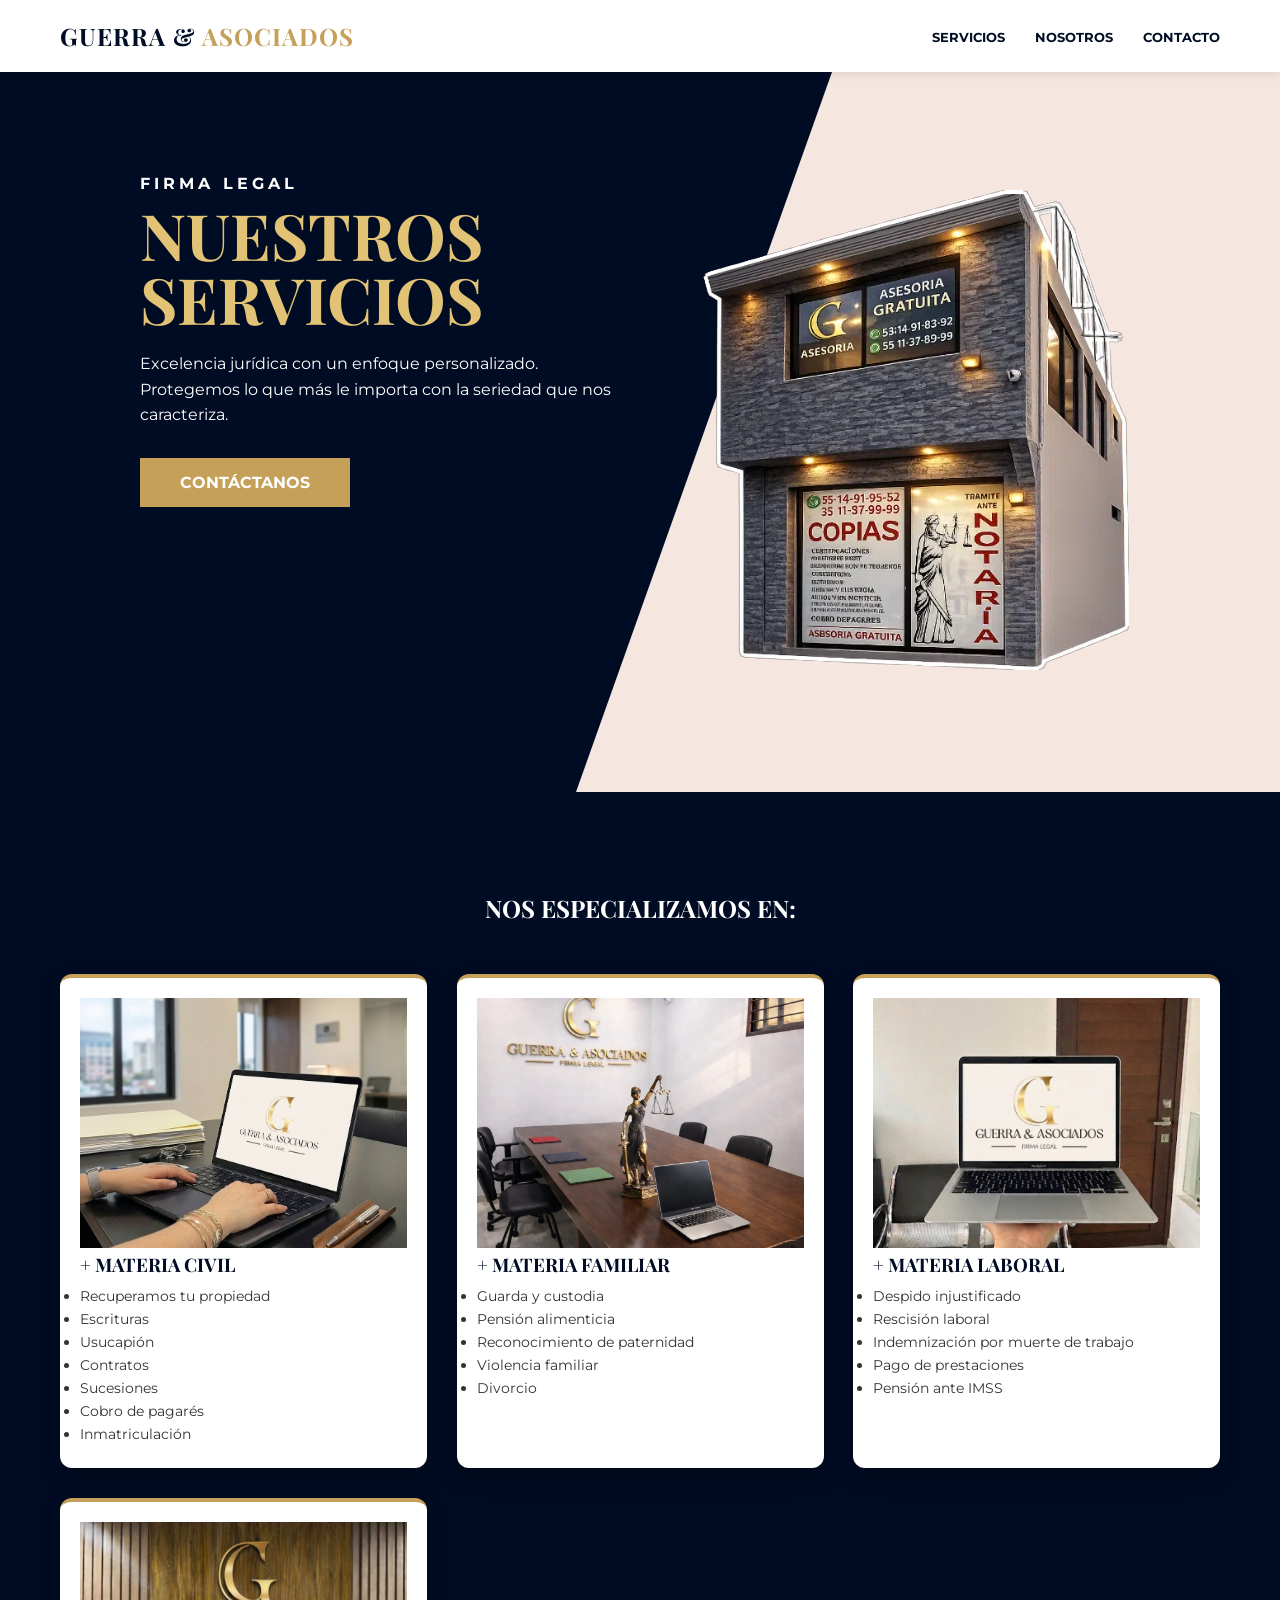
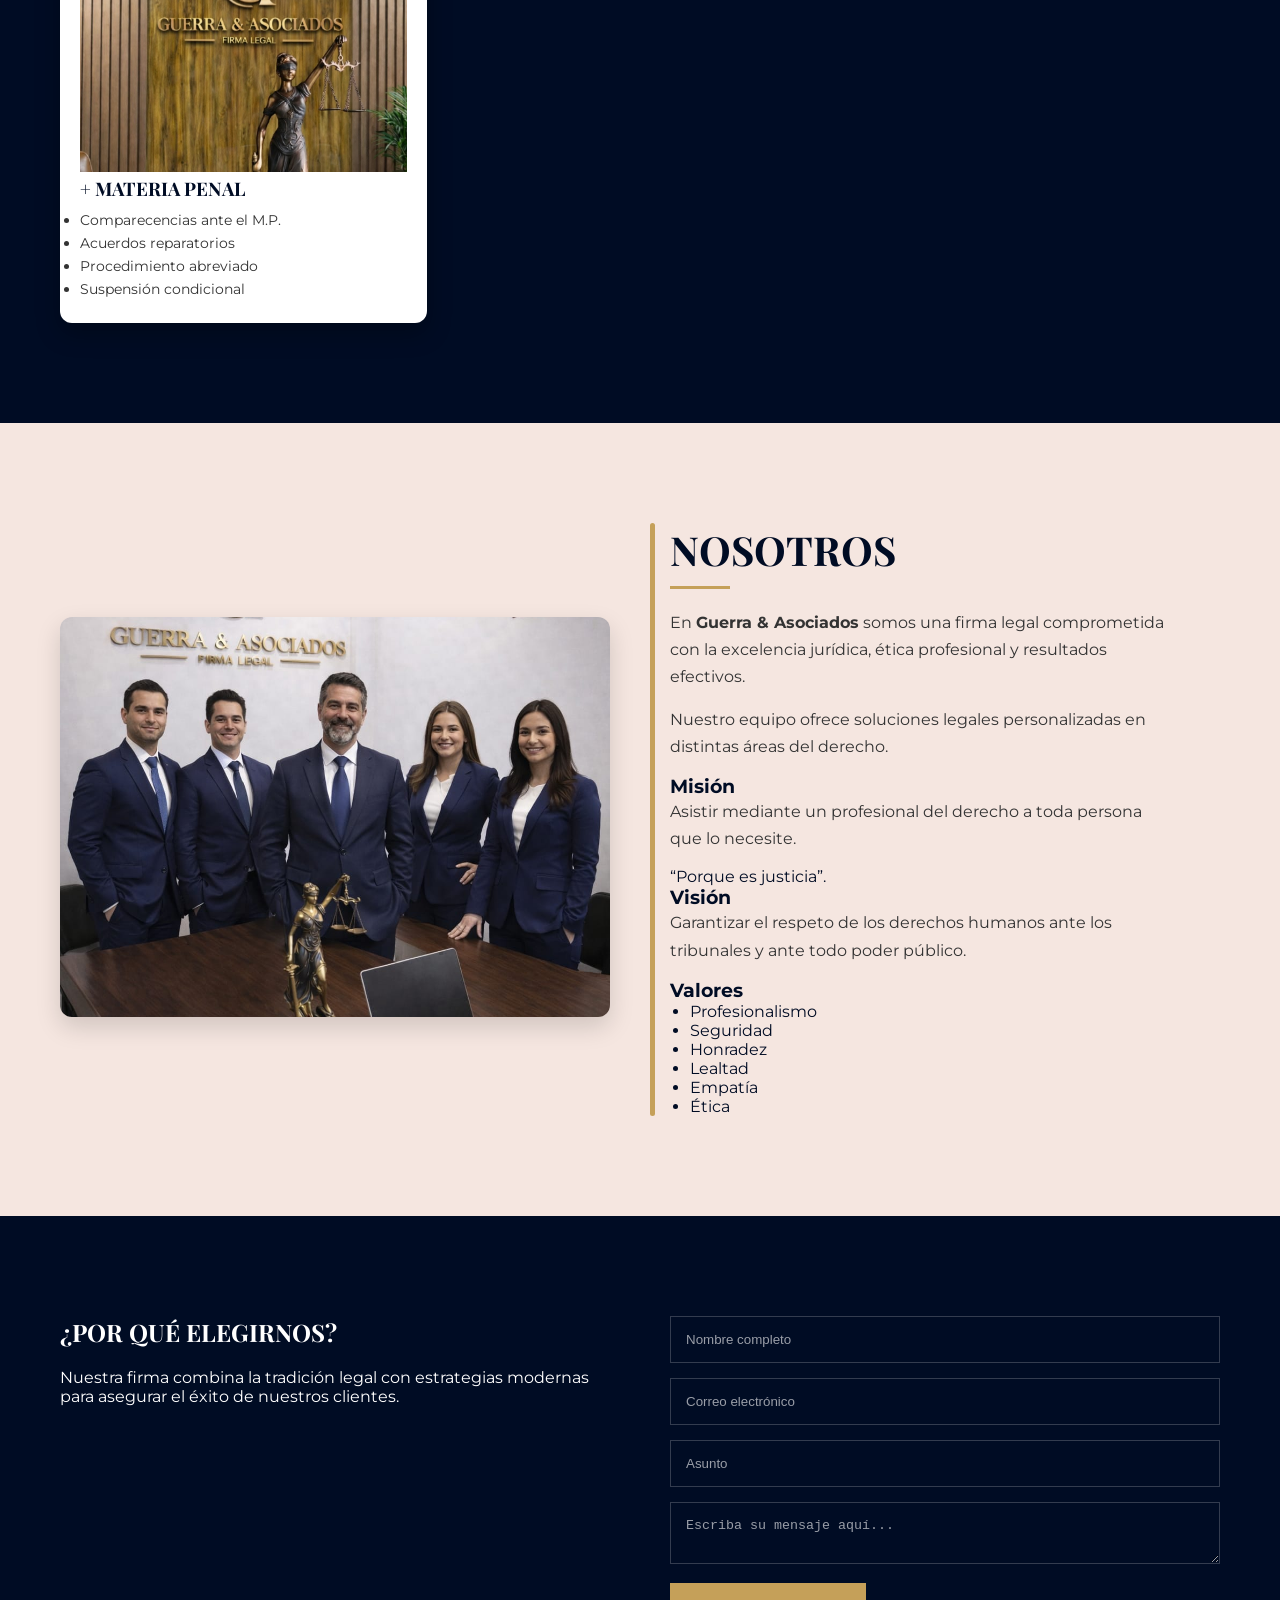
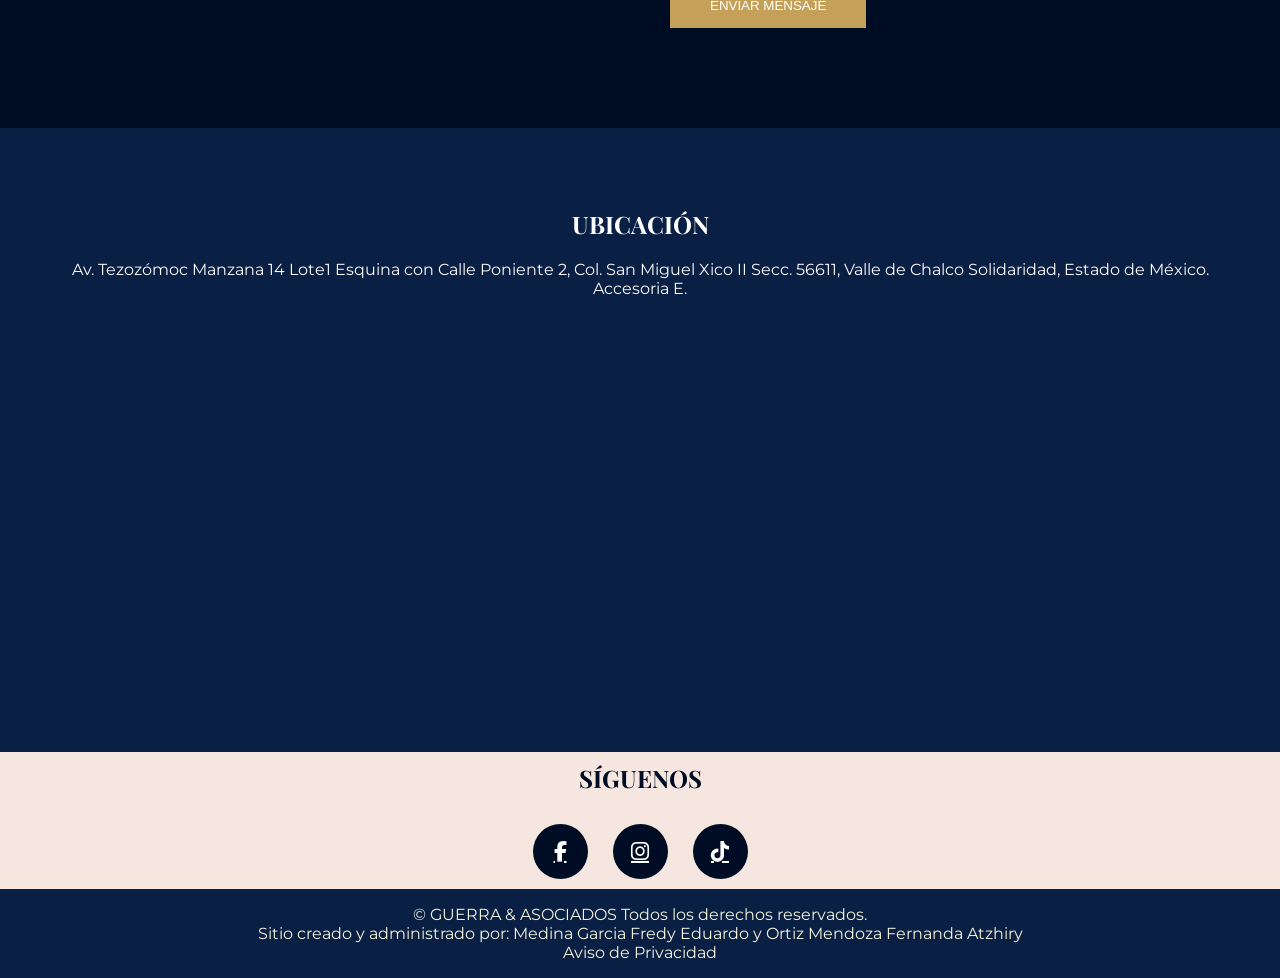
<file: index.html>
<!DOCTYPE html>
<html lang="es">
<head>
    <meta charset="UTF-8">
    <meta name="viewport" content="width=device-width, initial-scale=1.0">
    <title>Guerra & Asociados - Firma Legal</title>


    <link href="https://fonts.googleapis.com/css2?family=Playfair+Display:wght@700&family=Montserrat:wght@300;400;700&display=swap" rel="stylesheet">

    <link href="https://unpkg.com/aos@2.3.1/dist/aos.css" rel="stylesheet">

    <link rel="stylesheet" href="https://cdnjs.cloudflare.com/ajax/libs/font-awesome/6.4.0/css/all.min.css">

    <link rel="stylesheet" href="style.css">
</head>
</head>

<body>

<header>
    <nav class="container">
        <div class="logo">GUERRA & <span>ASOCIADOS</span></div>
        <ul>
            <li><a href="#servicios">Servicios</a></li>
            <li><a href="#nosotros">Nosotros</a></li>
            <li><a href="#contacto">Contacto</a></li>
        </ul>
    </nav>
</header>

<section class="hero">
    <div class="hero-split"></div>
    <div class="container hero-grid">
        <div class="hero-text" data-aos="fade-right">
            <span class="subtitle">FIRMA LEGAL</span>
            <h1>NUESTROS <br> SERVICIOS</h1>
            <p>Excelencia jurídica con un enfoque personalizado. Protegemos lo que más le importa con la seriedad que nos caracteriza.</p>
            <a href="#contacto" class="btn-gold">CONTÁCTANOS</a>
        </div>

        <div class="hero-img" data-aos="fade-left">
            <img src="IMAGEN/PORTADA.webp" alt="Abogados de Guerra y Asociados">
        </div>
    </div>
</section>

<section id="servicios" class="services">
    <div class="container">
        <h2 class="section-title" data-aos="zoom-in">NOS ESPECIALIZAMOS EN:</h2>

        <div class="services-grid">

            <div class="card" data-aos="flip-left">
                
                <div class="card-content">
                    <img src="IMAGEN/CIVIL.png" alt="Materia Civil">
                    <h3>+ MATERIA CIVIL</h3>
                    <ul>
                        <li>Recuperamos tu propiedad</li>
                        <li>Escrituras</li>
                        <li>Usucapión</li>
                        <li>Contratos</li>
                        <li>Sucesiones</li>
                        <li>Cobro de pagarés</li>
                        <li>Inmatriculación</li>
                    </ul>
                </div>
            </div>

            <div class="card" data-aos="flip-left" data-aos-delay="100">
              
                <div class="card-content">
                    <img src="IMAGEN/FAMILIAR.jpg" alt="Materia Familiar">
                    <h3>+ MATERIA FAMILIAR</h3>
                    <ul>
                        <li>Guarda y custodia</li>
                        <li>Pensión alimenticia</li>
                        <li>Reconocimiento de paternidad</li>
                        <li>Violencia familiar</li>
                        <li>Divorcio</li>
                    </ul>
                </div>
            </div>

            <div class="card" data-aos="flip-left" data-aos-delay="200">
               
                <div class="card-content">
                    <img src="IMAGEN/LABORAL.png" alt="Materia Laboral">
                    <h3>+ MATERIA LABORAL</h3>
                    <ul>
                        <li>Despido injustificado</li>
                        <li>Rescisión laboral</li>
                        <li>Indemnización por muerte de trabajo</li>
                        <li>Pago de prestaciones</li>
                        <li>Pensión ante IMSS</li>
                    </ul>
                </div>
            </div>

            <div class="card" data-aos="flip-left" data-aos-delay="300">
              
                <div class="card-content">
                    <img src="IMAGEN/PENAL.png" alt="Materia Penal">
                    <h3>+ MATERIA PENAL</h3>
                    <ul>
                        <li>Comparecencias ante el M.P.</li>
                        <li>Acuerdos reparatorios</li>
                        <li>Procedimiento abreviado</li>
                        <li>Suspensión condicional</li>
                    </ul>
                </div>
            </div>

        </div>
    </div>
</section>


  
 <section id="nosotros" class="about">
    <div class="container about-grid">

        <div class="about-img" data-aos="fade-right">
            <img src="IMAGEN/NOSOTROS.jpg" alt="Equipo legal">
        </div>

        <div class="about-text" data-aos="fade-left">
            <h2>NOSOTROS</h2>

            <p>
                En <strong>Guerra & Asociados</strong> somos una firma legal comprometida con la excelencia jurídica, ética profesional y resultados efectivos.
            </p>

            <p>
                Nuestro equipo ofrece soluciones legales personalizadas en distintas áreas del derecho.
            </p>

            <div class="mvv">

                <div class="mvv-box">
                    <h3>Misión</h3>
                    <p>
                        Asistir mediante un profesional del derecho a toda persona que lo necesite.
                    </p>
                    <span>“Porque es justicia”.</span>
                </div>

                <div class="mvv-box">
                    <h3>Visión</h3>
                    <p>
                        Garantizar el respeto de los derechos humanos ante los tribunales y ante todo poder público.
                    </p>
                </div>

                <div class="mvv-box">
                    <h3>Valores</h3>
                    <ul>
                        <li>              Profesionalismo</li>
                        <li>              Seguridad</li>
                        <li>              Honradez</li>
                        <li>              Lealtad</li>
                        <li>              Empatía</li>
                        <li>              Ética</li>
                    </ul>
                </div>

            </div>
        </div>

    </div>
</section>







<section id="contacto" class="contact">
    <div class="container contact-grid">

        <div class="contact-info" data-aos="fade-up">
            <h2>¿POR QUÉ ELEGIRNOS?</h2>
            <p>Nuestra firma combina la tradición legal con estrategias modernas para asegurar el éxito de nuestros clientes.</p>
        </div>

        <form 
            class="contact-form" 
            action="https://formspree.io/f/xkokrved" 
            method="POST"
            data-aos="fade-up" 
            data-aos-delay="200"
        >
            <input type="text" name="nombre" placeholder="Nombre completo" required>
            <input type="email" name="email" placeholder="Correo electrónico" required>
            <input type="text" name="asunto" placeholder="Asunto">
            <textarea name="mensaje" placeholder="Escriba su mensaje aquí..." required></textarea>

            <input type="hidden" name="_captcha" value="false">

            <button type="submit">ENVIAR MENSAJE</button>
        </form>

    </div>
</section>





<section class="mapa">
    <div class="container">
        <h2>UBICACIÓN</h2>

        <p>
           Av. Tezozómoc Manzana 14 Lote1 Esquina con Calle Poniente 2,
            Col. San Miguel Xico II Secc. 56611, Valle de Chalco Solidaridad,
             Estado de México. Accesoria E.
        </p>

       <iframe 
    src="https://www.google.com/maps?q=Av.+Tezozomoc+14+Valle+de+Chalco&output=embed"
    width="100%" 
    height="350" 
    style="border:0; border-radius:10px;" 
    allowfullscreen="" 
    loading="lazy">
</iframe>
    </div>
</section>
<section class="social">
    <div class="container social-container">
        <h2>SÍGUENOS</h2>

        <div class="social-icons">

            <a href="https://www.facebook.com/share/1DMgaUQHkX/" target="_blank">
                <i class="fab fa-facebook-f"></i>
            </a>

            <a href="https://www.instagram.com/guerrayasociados7?igsh=MWtjMTZrdTF0Zno5eg==" target="_blank">
                <i class="fab fa-instagram"></i>
            </a>

            <a href="https://www.tiktok.com/@guerra.asociados?_r=1&_t=ZS-95cjEEElSnR" target="_blank">
                <i class="fab fa-tiktok"></i>
            </a>



        </div>
    </div>
</section>




<footer>
    <p>&copy; GUERRA & ASOCIADOS Todos los derechos reservados.<br>
    Sitio creado y administrado por: Medina Garcia Fredy Eduardo y Ortiz Mendoza Fernanda Atzhiry</p>
    <a href="aviso.html">Aviso de Privacidad</a>
</footer>


<script src="https://unpkg.com/aos@2.3.1/dist/aos.js"></script>
<script>
    AOS.init({
        duration: 1000,
        once: true
    });
</script>

</body>
</html>
</file>
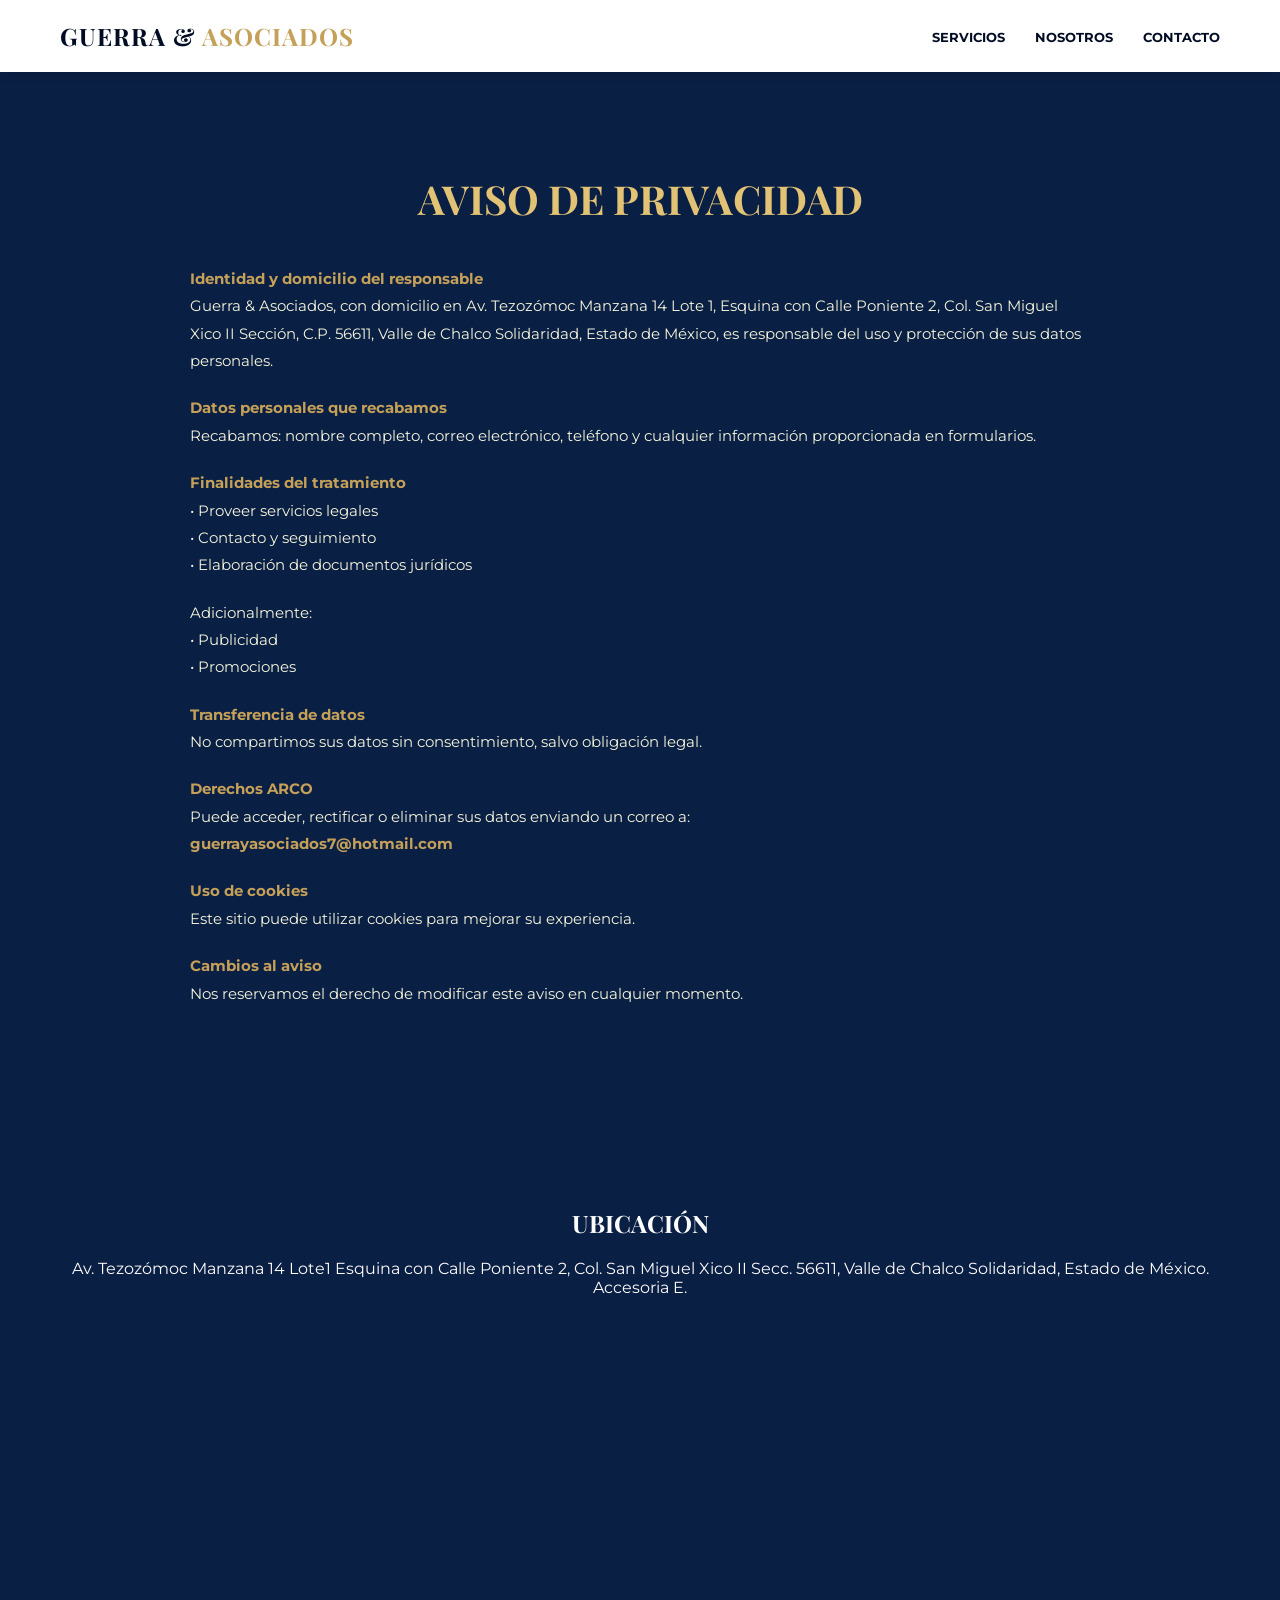
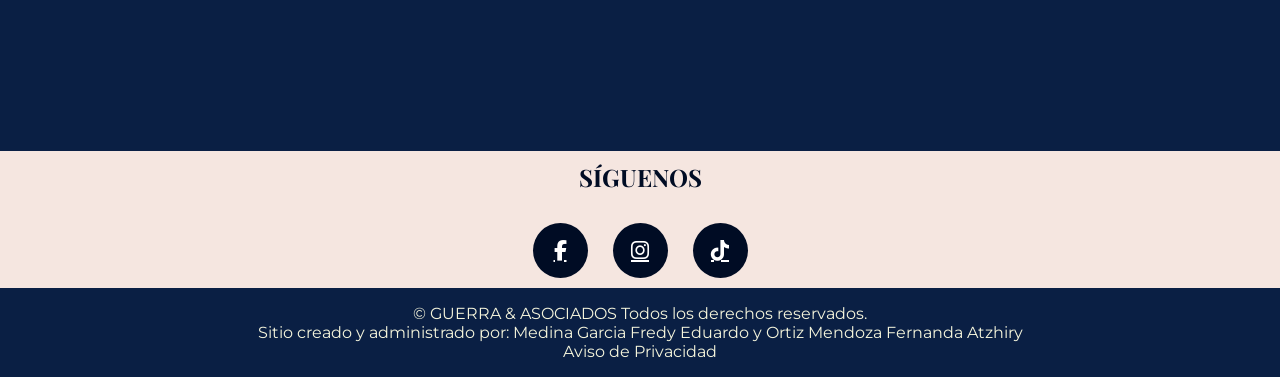
<file: aviso.html>
<!DOCTYPE html>
<html lang="es">
<head>
    <meta charset="UTF-8">
    <meta name="viewport" content="width=device-width, initial-scale=1.0">
    <title>AVISO Y PRIVACIDAD</title>


    <link href="https://fonts.googleapis.com/css2?family=Playfair+Display:wght@700&family=Montserrat:wght@300;400;700&display=swap" rel="stylesheet">

    <link href="https://unpkg.com/aos@2.3.1/dist/aos.css" rel="stylesheet">

    <link rel="stylesheet" href="https://cdnjs.cloudflare.com/ajax/libs/font-awesome/6.4.0/css/all.min.css">

    <link rel="stylesheet" href="style.css">
</head>
</head>
<body>

<header>
    <nav class="container">
        <div class="logo">GUERRA & <span>ASOCIADOS</span></div>
        <ul>
            <li><a href="index.html#servicios">Servicios</a></li>
<li><a href="index.html#nosotros">Nosotros</a></li>
<li><a href="index.html#contacto">Contacto</a></li>
        </ul>
    </nav>
</header>

<section class="aviso">
    <div class="container">

        <h2>AVISO DE PRIVACIDAD</h2>

        <p><strong>Identidad y domicilio del responsable</strong><br>
        Guerra & Asociados, con domicilio en Av. Tezozómoc Manzana 14 Lote 1, 
        Esquina con Calle Poniente 2, Col. San Miguel Xico II Sección, 
        C.P. 56611, Valle de Chalco Solidaridad, Estado de México, 
        es responsable del uso y protección de sus datos personales.</p>

        <p><strong>Datos personales que recabamos</strong><br>
        Recabamos: nombre completo, correo electrónico, teléfono 
        y cualquier información proporcionada en formularios.</p>

        <p><strong>Finalidades del tratamiento</strong><br>
        • Proveer servicios legales<br>
        • Contacto y seguimiento<br>
        • Elaboración de documentos jurídicos</p>

        <p>Adicionalmente:<br>
        • Publicidad<br>
        • Promociones</p>

        <p><strong>Transferencia de datos</strong><br>
        No compartimos sus datos sin consentimiento, salvo obligación legal.</p>

        <p><strong>Derechos ARCO</strong><br>
        Puede acceder, rectificar o eliminar sus datos enviando un correo a:<br>
        <strong>guerrayasociados7@hotmail.com</strong></p>

        <p><strong>Uso de cookies</strong><br>
        Este sitio puede utilizar cookies para mejorar su experiencia.</p>

        <p><strong>Cambios al aviso</strong><br>
        Nos reservamos el derecho de modificar este aviso en cualquier momento.</p>

    </div>
</section>


<section class="mapa">
    <div class="container">
        <h2>UBICACIÓN</h2>

        <p>
           Av. Tezozómoc Manzana 14 Lote1 Esquina con Calle Poniente 2,
            Col. San Miguel Xico II Secc. 56611, Valle de Chalco Solidaridad,
             Estado de México. Accesoria E.
        </p>

       <iframe 
    src="https://www.google.com/maps?q=Av.+Tezozomoc+14+Valle+de+Chalco&output=embed"
    width="100%" 
    height="350" 
    style="border:0; border-radius:10px;" 
    allowfullscreen="" 
    loading="lazy">
</iframe>
    </div>
</section>
<section class="social">
    <div class="container social-container">
        <h2>SÍGUENOS</h2>

        <div class="social-icons">

            <a href="https://www.facebook.com/share/1DMgaUQHkX/" target="_blank">
                <i class="fab fa-facebook-f"></i>
            </a>

            <a href="https://www.instagram.com/guerrayasociados7?igsh=MWtjMTZrdTF0Zno5eg==" target="_blank">
                <i class="fab fa-instagram"></i>
            </a>

            <a href="https://www.tiktok.com/@guerra.asociados?_r=1&_t=ZS-95cjEEElSnR" target="_blank">
                <i class="fab fa-tiktok"></i>
            </a>



        </div>
    </div>
</section>




<footer>
    <p>&copy; GUERRA & ASOCIADOS Todos los derechos reservados.<br>
    Sitio creado y administrado por: Medina Garcia Fredy Eduardo y Ortiz Mendoza Fernanda Atzhiry</p>
    <a href="aviso.html">Aviso de Privacidad</a>
</footer>


<script src="https://unpkg.com/aos@2.3.1/dist/aos.js"></script>
<script>
    AOS.init({
        duration: 1000,
        once: true
    });
</script>

</body>
</html>
</file>
<file: style.css>
:root {
    --azul-navy: #000c24;
    --beige: #f5e6e0;
    --dorado: #c5a059;
    --dorado-brillante: #e2c275;
    --blanco: #ffffff;
}

* {
    margin: 0;
    padding: 0;
    box-sizing: border-box;
}

body {
    font-family: 'Montserrat', sans-serif;
    background-color: var(--blanco);
    color: var(--azul-navy);
    overflow-x: hidden;
}

.container {
    max-width: 1200px;
    margin: 0 auto;
    padding: 0 20px;
}


header {
    background: var(--blanco);
    padding: 20px 0;
    position: sticky;
    top: 0;
    z-index: 1000;
    box-shadow: 0 2px 10px rgba(0, 0, 0, 0.1);
}

.nav-flex, nav {
    display: flex;
    justify-content: space-between;
    align-items: center;
}

.logo {
    font-family: 'Playfair Display', serif;
    font-size: 1.5rem;
    font-weight: 700;
    color: var(--azul-navy);
    letter-spacing: 1px;
}

.logo span {
    color: var(--dorado);
}

nav ul {
    display: flex;
    list-style: none;
}

nav ul li {
    margin-left: 30px;
}

nav ul li a {
    text-decoration: none;
    color: var(--azul-navy);
    font-weight: 700;
    font-size: 0.8rem;
    text-transform: uppercase;
}


.hero {
    position: relative;
    min-height: 80vh;
    display: flex;
    align-items: center;
    background-color: var(--beige);
    overflow: hidden;
}

.hero-split {
    position: absolute;
    top: 0;
    left: 0;
    width: 100%;
    height: 100%;
    background: var(--azul-navy);
    clip-path: polygon(0 0, 65% 0, 45% 100%, 0% 100%);
    z-index: 1;
}

.hero-grid {
    display: grid;
    grid-template-columns: 1fr 1fr;
    gap: 40px;
    position: relative;
    z-index: 2;
}

.hero-text {
    color: var(--azul-navy);
    padding-left: 80px;
}

.hero-text h1 {
    font-family: 'Playfair Display', serif;
    font-size: 4rem;
    line-height: 1;
    margin-bottom: 20px;
    color: var(--dorado-brillante);
}

.hero-text p {
    color: var(--blanco);
    font-size: 1rem;
    line-height: 1.6;
    max-width: 500px;
}

.subtitle {
    color: var(--blanco);
    font-weight: 700;
    letter-spacing: 4px;
    display: block;
    margin-bottom: 10px;
}

.btn-gold {
    display: inline-block;
    padding: 15px 40px;
    background: var(--dorado);
    color: white;
    text-decoration: none;
    font-weight: 700;
    margin-top: 30px;
    transition: 0.3s;
}

.btn-gold:hover {
    background: var(--dorado-brillante);
}


.services {
    padding: 100px 0;
    background: var(--azul-navy);
}

.section-title {
    text-align: center;
    font-family: 'Playfair Display', serif;
    margin-bottom: 50px;
    color: var(--blanco);
}

.services-grid {
    display: grid;
    grid-template-columns: repeat(auto-fit, minmax(300px, 1fr));
    gap: 30px;
}

.card {
    background: var(--blanco);
    border-radius: 12px;
    overflow: hidden;
    border-top: 4px solid var(--dorado);
    box-shadow: 0 10px 25px rgba(0,0,0,0.3);
    transition: 0.3s;
}

.card:hover {
    transform: translateY(-10px);
    box-shadow: 0 20px 40px rgba(0,0,0,0.5);
}

.card img {
    width: 100%;
    height: 250px;
    object-fit: cover;
}

.card-content {
    padding: 20px;
}

.card-content h3 {
    font-family: 'Playfair Display', serif;
    color: var(--azul-navy);
    margin-bottom: 10px;
}

.card-content li {
    color: #333;
    font-size: 0.9rem;
    margin-bottom: 5px;
}


.contact {
    background: var(--azul-navy);
    color: var(--blanco);
    padding: 100px 0;
}

.contact-grid {
    display: grid;
    grid-template-columns: 1fr 1fr;
    gap: 60px;
}

.contact-info h2 {
    font-family: 'Playfair Display', serif;
    margin-bottom: 20px;
}

.contact-form input,
.contact-form textarea {
    width: 100%;
    padding: 15px;
    margin-bottom: 15px;
    background: transparent;
    border: 1px solid rgba(255,255,255,0.2);
    color: white;
}

.contact-form input::placeholder,
.contact-form textarea::placeholder {
    color: rgba(255,255,255,0.6);
}

.contact-form button {
    padding: 15px 40px;
    background: var(--dorado);
    border: none;
    color: white;
    cursor: pointer;
}

.contact-form button:hover {
    background: var(--blanco);
    color: var(--azul-navy);
}


.about {
    padding: 100px 0;
    background: var(--beige);
}

.about-grid {
    display: grid;
    grid-template-columns: 1fr 1fr;
    gap: 60px;
    align-items: center;
}

.about-img img {
    width: 100%;
    height: 400px;
    object-fit: cover;
    border-radius: 12px;
    box-shadow: 0 10px 25px rgba(0,0,0,0.15);
}

.about-text h2 {
    font-family: 'Playfair Display', serif;
    font-size: 2.5rem;
    color: var(--azul-navy);
    margin-bottom: 20px;
    position: relative;
}

.about-text h2::after {
    content: "";
    width: 60px;
    height: 3px;
    background: var(--dorado);
    display: block;
    margin-top: 10px;
}

.about-text p {
    font-size: 1rem;
    line-height: 1.7;
    color: #333;
    margin-bottom: 15px;
    max-width: 500px;
}

.about-text {
    position: relative;
}

.about-text::before {
    content: "";
    position: absolute;
    left: -20px;
    top: 0;
    width: 5px;
    height: 100%;
    background: var(--dorado);
    border-radius: 5px;
}


footer {
    background: #0a1f44;
    color: #f5f5dc;
    text-align: center;
    padding: 1rem;
}


@media (max-width: 768px) {

    .hero-grid,
    .contact-grid,
    .about-grid {
        grid-template-columns: 1fr;
    }

    .hero-split {
        clip-path: none;
        height: 40%;
    }

    .hero-text {
        padding-left: 20px;
    }

    .hero-text h1 {
        font-size: 2.5rem;
    }

    .about-img img {
        height: 300px;
    }

    .about-text::before {
        display: none;
    }
}







.social {
    background: var(--beige);
    padding: 10px 0;
    text-align: center;
}

.social h2 {
    font-family: 'Playfair Display', serif;
    color: var(--azul-navy);
    margin-bottom: 30px;
}

.social-icons {
    display: flex;
    justify-content: center;
    gap: 25px;
}

.social-icons a {
    width: 55px;
    height: 55px;
    background: var(--azul-navy);
    color: var(--blanco);
    display: flex;
    align-items: center;
    justify-content: center;
    border-radius: 50%;
    font-size: 1.3rem;
    transition: 0.3s;
}

.social-icons a:hover {
    background: var(--dorado);
    transform: scale(1.1);
}


.mapa {
    padding: 80px 0;
    background-color: #0a1f44;
}

.mapa h2 {
    text-align: center;
    font-family: 'Playfair Display', serif;
    margin-bottom: 20px;
    color: #ffffff;
}

.mapa p {
    text-align: center;
    margin-bottom: 20px;
    color: #fffcfc;
}













.aviso {
    background: #0a1f44;
    padding: 100px 0;
    color: #f5f5dc;
}

.aviso h2 {
    text-align: center;
    font-family: 'Playfair Display', serif;
    margin-bottom: 40px;
    color: #e2c275;
    font-size: 2.5rem;
}

.aviso p {
    max-width: 900px;
    margin: 0 auto 20px;
    line-height: 1.8;
    font-size: 0.95rem;
    color: #f5f5dc;
}

.aviso strong {
    color: #c5a059;
}


footer a {
    color: #f5f5dc;
    text-decoration: none;
}

footer a:hover {
    color: #c5a059;
}

































































.mvv-box ul {
    padding-left: 20px;
}
</file>
